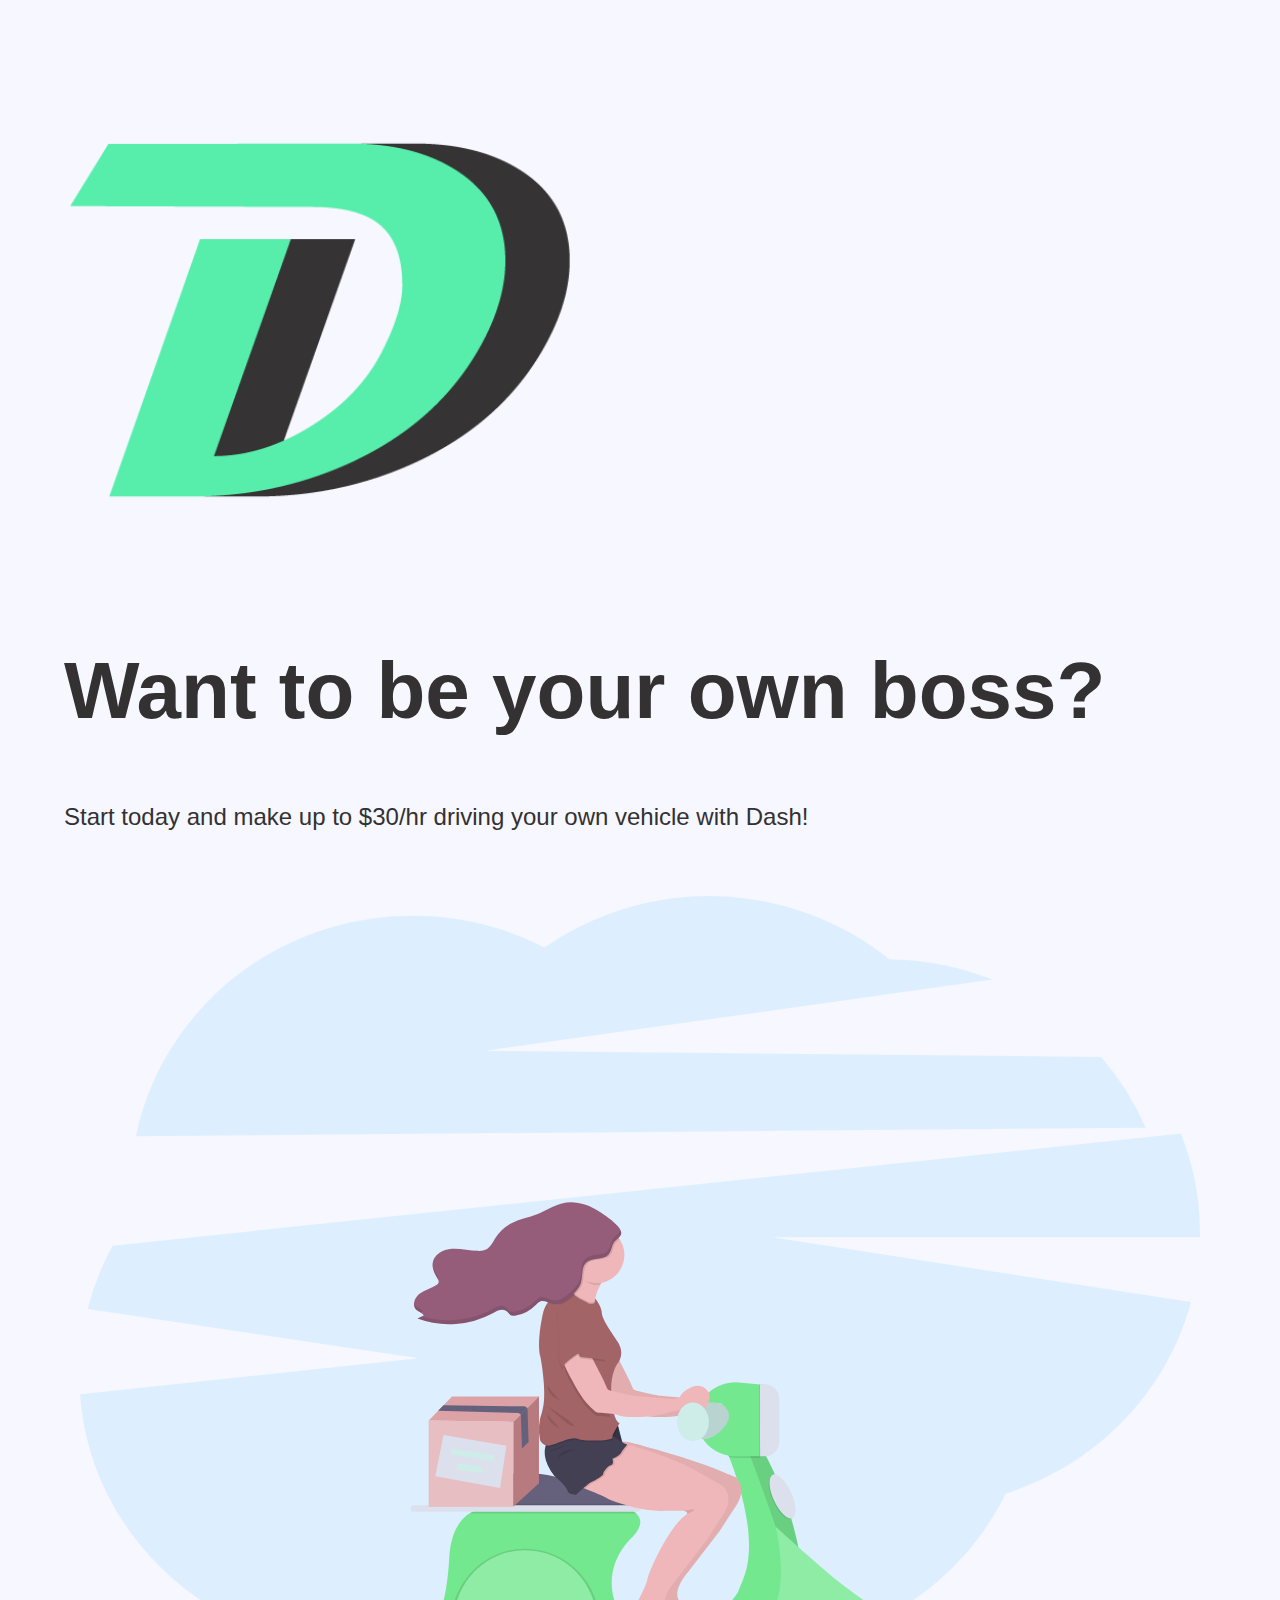
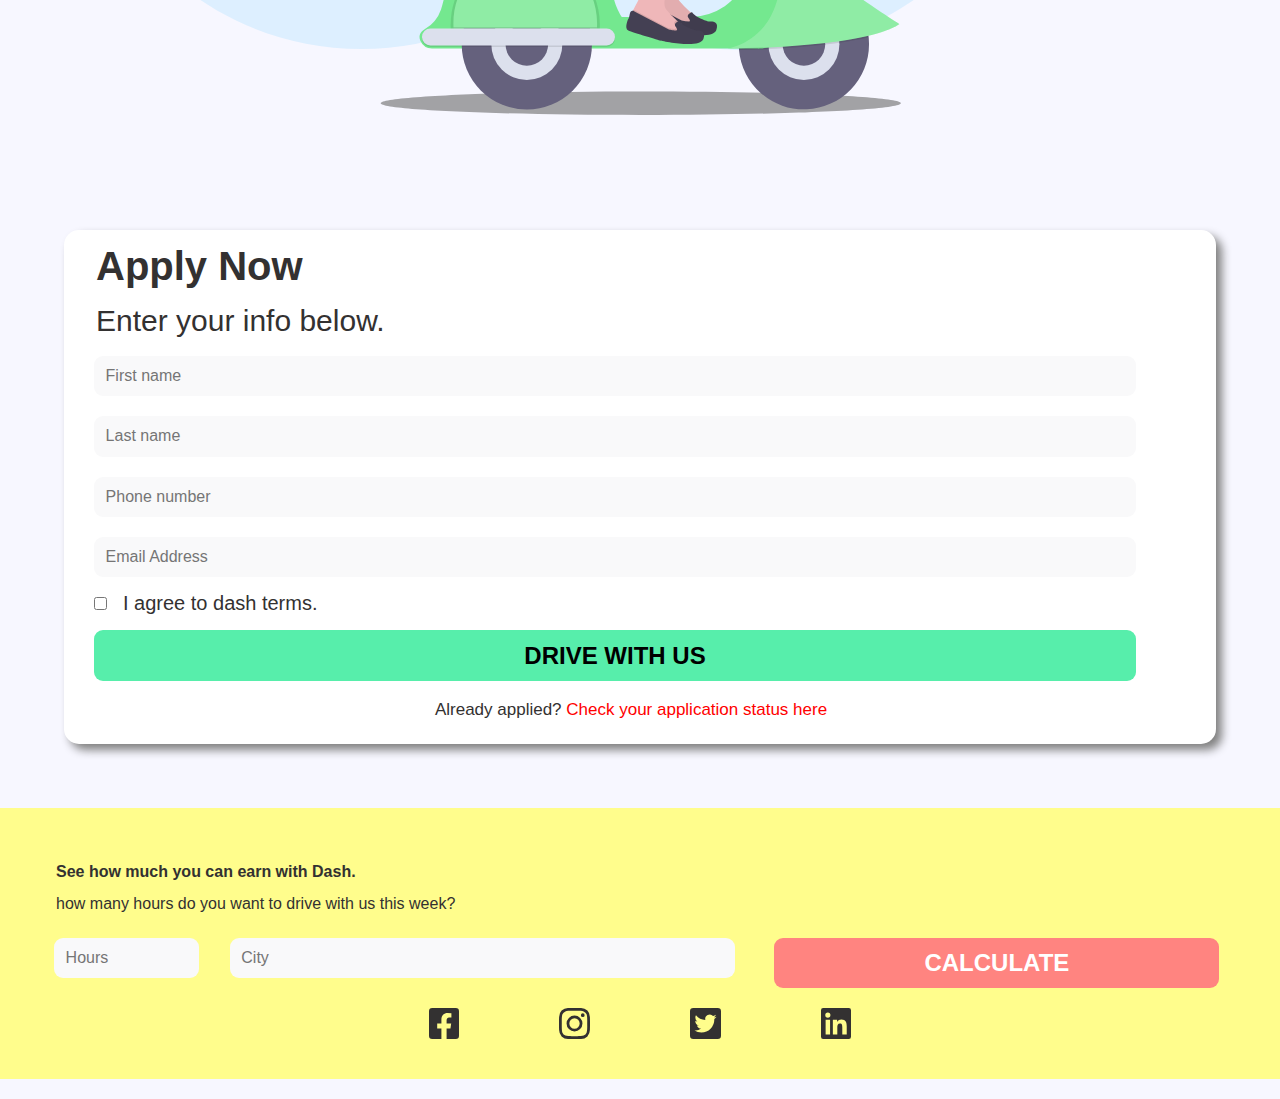
<file: index.html>
<!DOCTYPE html>
<html lang="zxx">

<head>
	<title>Landing Page</title>
	<!-- ... link css and reset files ....-->
	<link rel="stylesheet" href="css/reset.css">
	<link rel="stylesheet" href="css/style.css">
	<meta name="viewport" content="width=device-width, initial-scale=1.0">
</head>

<body>
	<!-- .... Creates the logo  ....-->
	<div class="logo">
		<img src="images/logo/logo.png" alt="logo">
	</div>
	<!-- .... creates heading and paragraph ..... -->
	<div class="wrapper">
		<div class="text">
			<h1>Want to be your own boss?</h1>
			<p>Start today and make up to $30/hr driving your own vehicle with Dash!</p>
		</div>
		<!-- .... for the image of girl with scooter ..... -->
		<div class="back_image">
			<img src="images/bg-image/scooter.svg" alt="scootergirl">
		</div>
		<!-- .... creates contact form ...... -->
		<div class="form">
			<form>
				<fieldset>
					<legend>Apply Now</legend>
					<p> Enter your info below.</p>
				</fieldset>

				<fieldset>
					<input type="text" id="fname" name="firstname" placeholder="First name">
				</fieldset>

				<fieldset>
					<input type="text" id="lname" name="lastname" placeholder="Last name">
				</fieldset>

				<fieldset>
					<input type="text" id="phone" name="phone" placeholder="Phone number">
				</fieldset>

				<fieldset>
					<input type="text" id="email" name="email" placeholder="Email Address">
				</fieldset>

				<fieldset class="checkbox">
					<input type="checkbox" id="checkbox" name="checkbox" value="checkbox">
					<label for="checkbox"> I agree to dash terms.</label><br>
				</fieldset>

				<fieldset>
					<input type="submit" id="submit" value="DRIVE WITH US">
				</fieldset>

				<div class="contain">
					<fieldset>
						<p>Already applied?
							<a href="">Check your application status here</a></p>
						</fieldset>
					</div>
				</form>
			</div>
		</div>

		<!-- creates footer ..... -->
		<div class="footer">
			<footer>

				<h4>See how much you can earn with Dash.</h4>
				<p>how many hours do you want to drive with us this week?</p>
			</footer>

			<!-- ... creates hours and city boxes .... -->
			<div class="form1">
				<div class="footer_form">
					<!-- ... for hour field .... -->
					<fieldset>
						<input type="text" id="hours" name="hours" placeholder="Hours">
					</fieldset>

					<!-- ... for city field .... -->
					<fieldset>
						<input type="text" id="city" name="city" placeholder="City">
					</fieldset>
				</div>
				<!-- ... for calculate button ..... -->
				<fieldset>
					<input type="submit" id="calculate" value="CALCULATE">
				</fieldset>
			</div>

			<!-- ... creates social media icons..... -->
			<div class="footer_images">
				<img src="images/icons/facebook.svg" alt="facebook">
				<img src="images/icons/instagram.svg" alt="instagram">
				<img src="images/icons/twitter.svg" alt="twitter">
				<img src="images/icons/linkedin.svg" alt="linkedin">
			</div>
		</div>
	</body>
	</html>
</file>
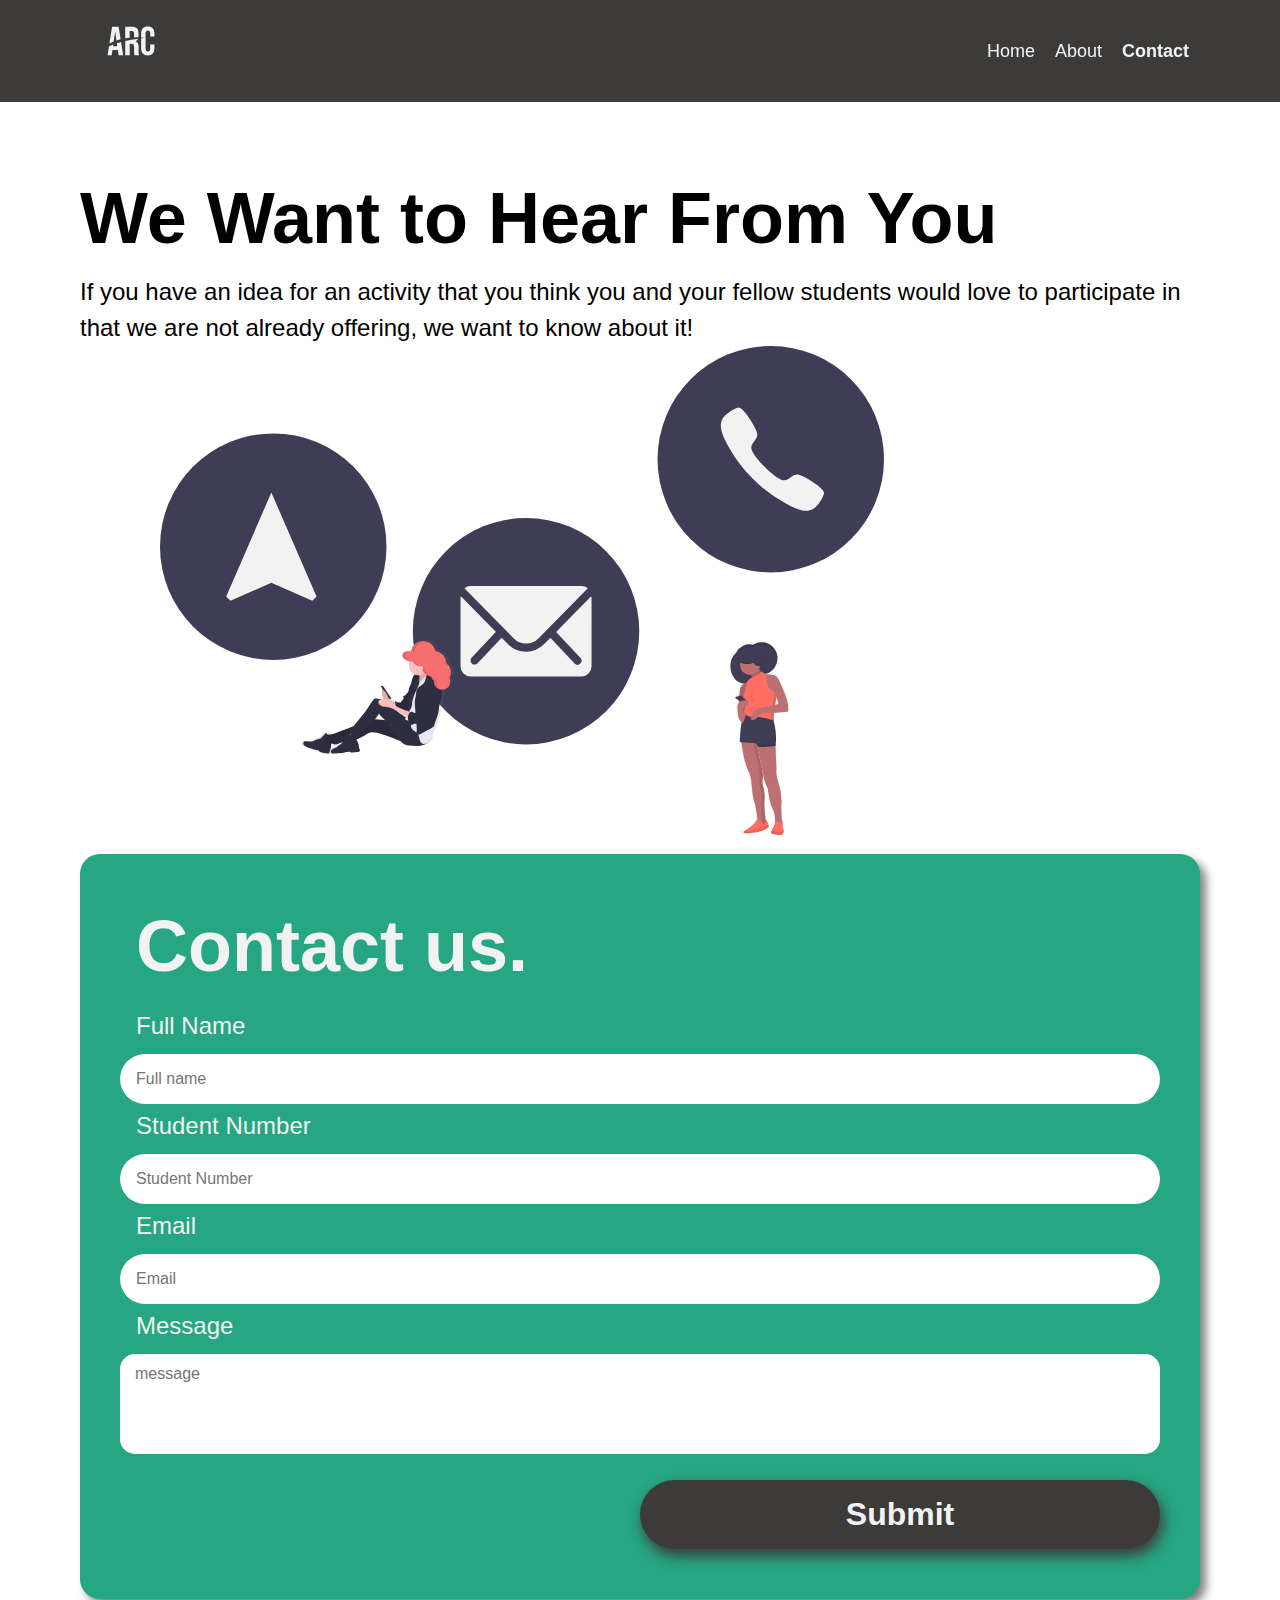
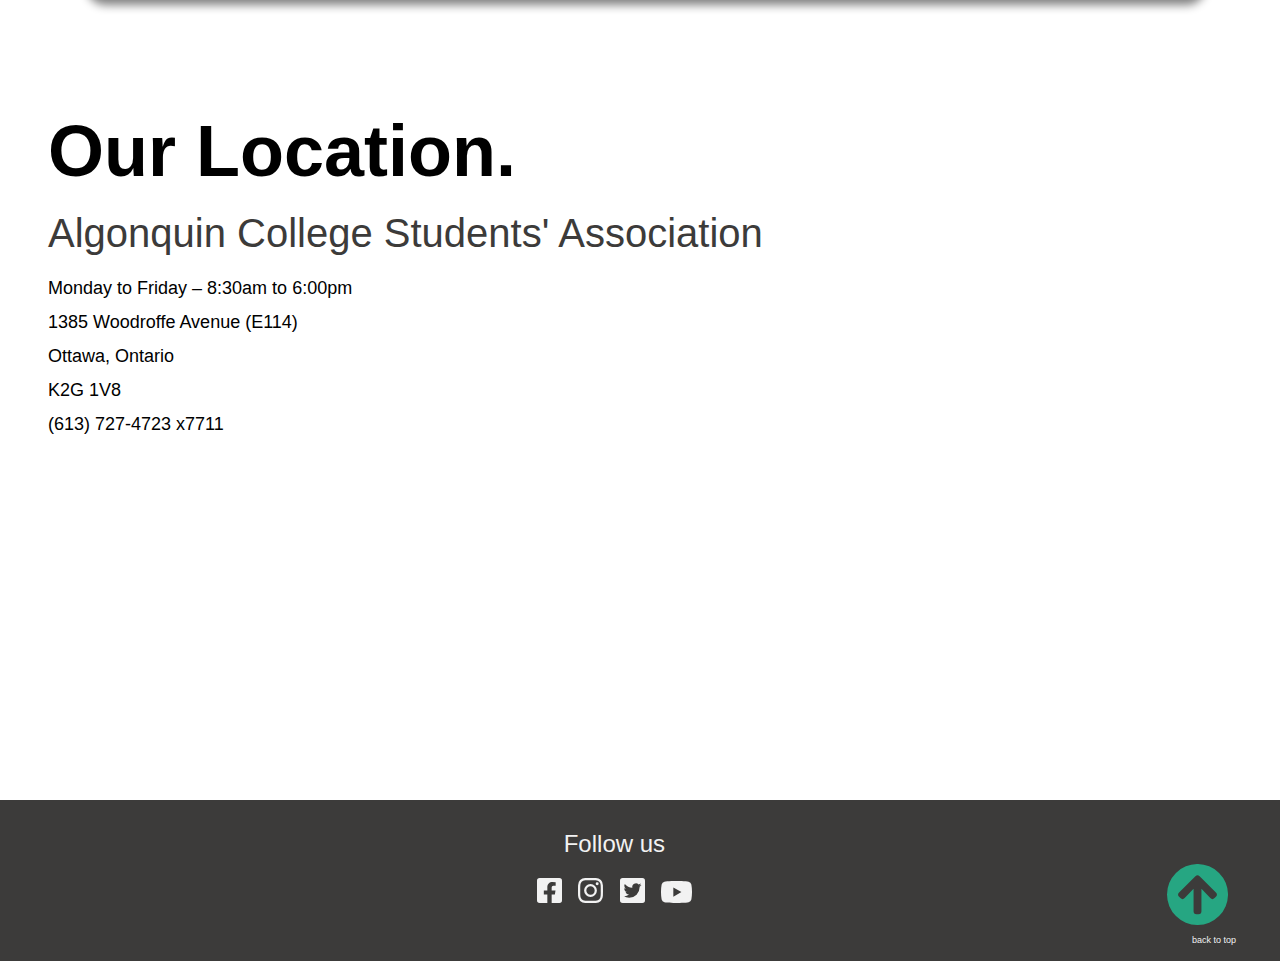
<file: prototype/contact.html>
<!DOCTYPE html>
<html>
<html lang="en">

<head>
	<title>ARC Website</title>
	<!-- ... link css and reset file ....-->
	<link rel="stylesheet" href="css/reset.css">
	<link rel="stylesheet" href="css/style.css">
	<meta name="viewport" content="width=device-width, initial-scale=1.0">
</head>
<body>
	<!-- .... for nav bar ..... -->
	<div class="navbar">
		<img src="images/logo.svg" alt="logo" id="special">
		<div class="pagelink" id="spin">
			<a href="index.html">Home</a>
			<a href="about.html">About</a>
			<a class="active" href="contact.html">Contact</a>
		</div>
	</div>
	<!-- .... for content ..... -->
	<div class="info3">
		<div class="contact1">
			<div class="contact11">
				<div class="content21">
					<h1>We Want to Hear From You</h1>
					<p>If you have an idea for an activity that you think you and your fellow students would love to participate in that we are not already offering, we want to know about it!</p>
				</div>
				<!-- for contact image ...... -->
				<div class="image31">
					<img src="images/contact-img.svg" alt="contact">
				</div>
			</div>
			<div class="contact12">
				<!-- .... creates contact form ...... -->
				<div class="form">
					<form>
						<fieldset>
							<legend>Contact us.</legend>					
						</fieldset>

						<fieldset>
							<label for="fname">Full Name</label>
							<input type="text" id="fname" name="Fullname" placeholder="Full name">
						</fieldset>

						<fieldset>
							<label for="studentnumber">Student Number</label>
							<input type="text" id="studentnumber" name="Student Number" placeholder="Student Number">
						</fieldset>

						<fieldset>
							<label for="email">Email</label>
							<input type="text" id="email" name="Email" placeholder="Email">
						</fieldset>

						<fieldset>
							<label for="message">Message</label>
							<input type="text" id="message" name="Message" placeholder="message">
						</fieldset>				

						<fieldset>
							<input type="submit" id="submit" value="Submit">
						</fieldset>
					</form>
				</div>
			</div>
		</div>
	</div>

	<div class="contact2">
		<div class="contact21">
			<!-- ... for deatil of the college ..... -->
			<div class="content22">
				<h1>Our Location.</h1>
				<h2>Algonquin College Students' Association</h2>
				<h3>Monday to Friday – 8:30am to 6:00pm</h3>
				<h3>1385 Woodroffe Avenue (E114)</h3>
				<h3>Ottawa, Ontario</h3>
				<h3>K2G 1V8</h3>
				<h3>(613) 727-4723 x7711</h3>
			</div>
		</div>
		<div class="contact22">
			<!-- .... for map ..... -->
			<div class="image32">
				<iframe src="https://www.google.com/maps/embed?pb=!1m18!1m12!1m3!1d2803.950861645316!2d-75.75839808444638!3d45.34980417909967!2m3!1f0!2f0!3f0!3m2!1i1024!2i768!4f13.1!3m3!1m2!1s0x4cce071f17e68ba5%3A0xd53c37d8ec33d850!2sAlgonquin%20Students&#39;%20Association!5e0!3m2!1sen!2sca!4v1594454298105!5m2!1sen!2sca" width="600" height="450" frameborder="0" style="border:0;" allowfullscreen="" aria-hidden="false" tabindex="0"></iframe>
			</div>
		</div>
	</div>

</div>

<!-- .... for footer ...... -->
<div class="footer3">
	<footer>
		<div class="content4">
			<p>Follow us</p>
			<img src="icons/facebook.svg" alt="facebook">
			<img src="icons/instagram.svg" alt="instagram">
			<img src="icons/twitter.svg" alt="twitter">
			<img src="icons/youtube.svg" alt="youtube">
		</div>
		<div class="content5">
			<figure>
				<picture>
					<source srcset="icons/arrow.svg" media="(min-width: 768px)">
						<img src="icons/arrow.svg" alt="arrow" id="grow">
					</picture>
					<figcaption>back to top</figcaption>
				</figure>
			</div>
		</footer>
	</div>

</body>
</html>
</file>
<file: css/style.css>
/*.........................     Mobile view as defalut     ....................*/

* {
	box-sizing: border-box;
}
/*...... put background color and font-family .......*/
body{
	background-color: #F7F7FF;
	color: #333131;
	font-family: Montserrat, sans-serif, arial;
}
/*....... for the logo ....*/
.logo img {
	width: 50%;
	height: auto;
	margin: 32px;
}
/*..... for heading ......*/
.text h1{
	font-size: 60px;
	font-weight: bold;
	line-height: 1.2;
	margin: 32px;

}
/*...... for contain .....*/
.text p{
	font-size: 24px;
	text-decoration: none;
	line-height: 1.2;
	margin: 32px;

}
/*...... for image of scooter girl .......*/
.back_image img {
	max-width: 100%;
	height: auto;
	padding: 0 2rem 1rem 2rem;
}
/*....... for contact form .......*/
.form {
	background-color: white;
	padding: 1rem;
	border-radius: 15px;
	box-shadow: 6px 6px 10px grey;
	margin: 2rem;
}

/*....... for heaidng of contatc form ......*/
.form legend {
	font-size: 40px;
	font-weight: bold;
	margin: 10px;
}
/*...... for paragraph of contact form .....*/
.form p {
	font-size: 16px;
	margin: 10px;
	/*margin-top: 7px;
	margin-bottom: 7px;*/
}
/*..... for input fields ......*/
input {
	background-color: #F9F9FA;
	border: #F9F9FA;
	font-size: 16px;
	border-radius: 9px;
	padding: 0.7rem;
	margin: 10px;

}

/*..... give width 100% to all input fields .......*/
#fname, #lname, #phone, #email, #submit {
	width: 95%;
}

/*.... for drive with us button .......*/

#submit {
	background-color: #57eeab;
	font-size: 24px;
	font-weight: bold;
	width: 95%;
}
/*....... for a link ......*/
.form a {
	color: red;
	text-decoration: none;
}
/*..... for footer ......*/
.footer {
	background-color: #fffd8c;
	margin-top: 50px;
	padding: 2.5rem;
	margin-bottom: 20px;
}
/*... for footer heading text ......*/
.footer h4 {
	font-size: 16px;
	font-weight: bold;
	margin: 1rem;

}
/*...... for footer contain .......*/
.footer p {
	font-size: 16px;
	margin: 1rem;
}
/*..... for calculate button .....*/
#calculate {
	background-color: #ff8480;
	font-size: 24px;
	font-weight: bold;
	color: white;
	margin-bottom: 20px;
	width: 100%;
}
/*...... for hours and city boxes .......*/
.footer_form {
	display: grid;
	grid-template-columns: 25% 75%;
	font-size: 16px;

}
/*.... for space between hours and city boxes .......*/
input#city {
	margin-left: 5%;
}

.footer_form #hours {
	width: 90%;
}

.footer_form #city {
	width: 100%;
}
/*.... for social media icons .......*/
.footer_images {
	display: flex;
	justify-content: space-around;
	margin-right: 10px;
	margin-left: 10px;

}

/*........................................ styling for tablet view   .......................................*/

@media (min-width: 768px)
{
	/*... for logo .....*/
	.logo img {
		width: 40%;
		margin: 64px;
	}
	/*..... for heading ....*/
	.text h1{
		font-size: 80px;
		margin: 64px;
		margin-top: 0;
	}
	/*...... for paragraph ....*/
	.text p{
		margin: 64px;
	}
	/*......... for scooter girl image .....*/
	.back_image img {
		padding-left: 5rem;
		padding-right: 5rem;
		margin-bottom: 2rem;
	}
	/*...... for contact form ......*/
	.form {
		margin: 4rem;
		padding-right: 2.5rem;
	}

	.form legend {
		margin-left: 1rem;
		margin-top: 1rem;
	}

	.form p {
		font-size: 30px;
		margin-left: 1rem;
	}
	/* ...... for input field ......*/
	input {
		margin-left: 0.9rem;
	}
	/*.... for checkbox ......*/
	.form .checkbox {
		font-size: 20px;
	}

	/*... to put contain in center ....*/
	.contain p{
		margin-left: 1rem;
		font-size: 17px;
		text-align: center;
	}
	/*..... display hours, city and calculate button in one line ....*/
	.form1 {
		display: grid;
		grid-template-columns: 60% 40% 70%;
	}

	.form1 fieldset {
		margin-right: 35px;
	}
	/*... creates space between hours and city field .....*/
	input#city {
		margin-left: 2%;
	}

	.footer_form #hours {
		width: 100%;
	}

	.footer_form #city {
		width: 100%;
	}

	.footer_images {
		display: flex;
		justify-content: center;
	}
	/*..... gives margin to social media icons .....*/
	.footer_images img {
		margin: 0px 50px 0px 50px;
	}
}

/*........................................ styling for Desktop view ..........................................*/

@media (min-width: 1281px)
{
	/*... for logo ....*/
	.logo img {
		width: 10%;
		margin-left: 7rem;
	}
	/*....  for heading ....*/
	.text h1 {
		font-size: 60px;
		margin-left: 7rem;
		width: 100%;
		margin-top: 0px;
	}
	/*.... for paragraph ......*/
	.text p{
		margin-left: 7rem;
		width: 100%;
	}
	/*..... put all three thing in one line ......*/
	.wrapper{
		display: grid;
		grid-template-columns: 30% 40% 30%;
	}
	/*..... for scooter girl image .......*/
	.back_image img{
		position: absolute;
		height: 70%;
		z-index: 1;
		padding: 0;
		margin-bottom: 0;
		padding-right: 100px;
	}
	/*....... for contact form .....*/
	.form {
		width: 20rem;
		z-index: 2;
		margin-top: 1.5rem;
		/* margin-right: 15rem; */
		margin-left: 0px;
		padding-bottom: 4rem;
	}
	/*.... gives margin to h4 tag ....*/
	.footer h4 {
		margin-left: 7rem;
	}
	/*.... gives margin to p tag */
	.footer p {
		margin-left: 7rem;
	}
	/*..... display hours, city and calculate button in one line ....*/
	.form1 {
		display: grid;
		grid-template-columns: 35% 30% 35%;
		margin-left: 6rem;
	}

	input#hours {
		width: 100%;
	}
	/*.... for social media image ....*/
	.footer_images {
		display: flex;
		justify-content: flex-end;
	}

	.footer_images img {
		margin-right: 1rem;
		margin-bottom: 0px;
	}
}
</file>
<file: prototype/css/style.css>
/*.................................  Mobile view as defualt ......................................................*/
/*............................ for the Home Page ....................................*/
* {
	box-sizing: border-box;
}

body {
	font-family: 'Raleway', sans-serif;
	overflow-x: hidden;
}
/*.... design navbar......*/
.navbar {
	background-color: #3c3b3a;
	display: flex;
	flex-direction: column;
	align-items: center;
	padding: 22px;
	margin: 0;
	
}

/*..... give properties to logo....*/
.navbar img {
	max-width: 100px;
	height: auto;
}

#special {
	transform: translateY(-10px) rotateZ(3turn) scale(0.5) rotateY(2turn);
	transition: 0.6s;
}

/*.... for pagelinks .....*/
.pagelink a {
	font-size: 18px;
	color: #f2f2f2;
	text-decoration: none;
	display: block;
	padding: 10px;
}
/*... animation for pagelinks*/
#spin {
	transform: rotateY(2turn);
	transition: 0.6s;
}

/*.... to make active page bold ......*/
.pagelink a.active {
	font-weight: bold;
}

/*.... give padding to info ......*/
.info {
	padding: 40px;
}

/*..... give properties to h1 tag......*/
.info h1 {
	font-size: 40px;
	font-weight: bold;

}

/*...... give properties to p tag......*/
.info p {
	font-size: 20px;
	margin-top: 10px;
	line-height: 1.5;
}

/*...... for icons ......*/
.icons {
	display: grid;
	grid-template-columns: repeat(2, 1fr);
	
}


/*..... for icons images ....*/
.icons img {
	width: 30%;
	margin: 15px 50px 10px 50px;
}

/*..... for figcaption .....*/
.icons figcaption{
	text-align: center;
	color: #26A682;
	width: 100%;
	height: auto;
	margin: 0 0 10px 0;
}

/*.... for get started button .....*/
.button button {
	background-color: #26a682;
	border-radius: 50px;
	width: 100%;
	color: #f2f2f2;
	font-size: 32px;
	font-weight: bold;
	box-shadow: 5px 10px 18px #888888;
	text-align: center;
	border: none;
	margin-top: 1rem;
}

/*.... for girl image .....*/
.image2 img {
	max-width: 100%;
	height: auto;
	margin-top: 2rem;
}
.scroll {
	display: none;
}
/*..... for school image .....*/
.image3 img {
	max-width: 100%;
	height: auto;
}

/*...... for content.....*/
.content h1 {
	font-size: 32px;
	font-style: italic;
}

.content h2 {
	font-size: 24px;
	color: #26a682;
	margin-top: 5px;
	font-weight: 100;
}

.content p {
	line-height: 1.5;
	font-weight: 100;
}

/*.... for learn more button......*/
.content button {
	border-radius: 50px;
	background-color: #26A682;
	text-align: center;
	font-weight: bold;
	color: #F2F2F2;
	font-size: 20px;
	box-shadow: 5px 10px 18px #888888;
	margin-top: 1.5rem;
	margin-left: 160px;
	padding: 0.5rem;
	border: none;
	width: 50%;
}
/*..... for contenter2 .......*/
.content2 .image4 {
	background-color: #3c3b3a;	
	padding: 40px;
	display: flex;
	flex-direction: column;
	align-items: center;
}
/*....... for simon image.....*/
.image4 img {
	max-width: 50%;
	width: auto;
	border-radius: 50%;
	border: 5px solid #f2f2f2;
	margin-top: 1rem;
}
/*..... for tags for name and position ......*/
.image4 h1, h2 {
	font-size: 24px;
	color: #f2f2f2;
	margin-top: 10px;
	font-weight: bold;
}
/*..... for p tag ....*/
.image4 p {
	font-size: 16px;
	line-height: 1.5;
	color: #f2f2f2;
	margin-top: 1rem;
}

/*..... for entertainment image ......*/
.image5 img {
	max-width: 100%;
	height: auto;
}
/*.. for h1 tag ......*/
.content3 h1 {
	font-size: 32px;
	font-style: italic;
}
/*...... for h2n tag .....*/
.content3 h2 {
	font-size: 24px;
	color: #26a682;
	margin-top: 5px;
	font-weight: 100;
}
/*..... for p tag ......*/
.content3 p {
	line-height: 1.5;
}
/*....... for learn more button  .....*/
.content3 button {
	border-radius: 50px;
	background-color: #26A682;
	text-align: center;
	font-weight: bold;
	color: #F2F2F2;
	font-size: 20px;
	box-shadow: 5px 10px 18px #888888;
	margin-top: 1.5rem;
	margin-left: 160px;
	padding: 0.5rem;
	border: none;
	width: 50%;
}
/*.... for footer ......*/
footer {
	background-color: #3c3b3a;
	margin-top: 1rem;
	padding: 1rem;
	margin-bottom: 0;
	display: grid;
	grid-template-columns: 80% 20%;
}
/*... for follow us .....*/
footer p {
	font-size: 24px;
	color: #f2f2f2;
	margin-top: 1rem;
	margin-bottom: 1rem;
}
/*..... to make text align center .....*/
.content4 {
	text-align: center;
}
/*....... for icons......*/
.content4 img {
	padding: 6px;
}
/*..... for arrow ......*/
.content5 img {
	margin-top: 1rem;
	max-width: 100%;
	height: auto;	
}
/*.... animation for arrow ....*/
#grow {
	transform: scale(1);
	transition: 0.3s;
}
/*.... for figcaption ......*/
.content5 figcaption {
	color: #f2f2f2;
	font-size: 9px;
	margin-top: 0.5rem;
}


/*.........................................for about page ...............................*/
/*.... give padding to whole page  ....*/

.info2 {
	padding: 40px;
}
/*.... for h1 tag .....*/
.content11 h1 {
	font-size: 40px;
	font-weight: bold;
	margin-bottom: 1rem;
}
/*..... for p tag .....*/
.content11 p {
	font-size: 20px;
	line-height: 1.5;
	margin-bottom: 1rem;
}

.content11 p .para {
	font-size: 20px;
	line-height: 1.5;

}

/*..... for construction image ....*/
.image11 img {
	max-width: 100%;
	height: auto;
}

/*... for background color of image ....*/
.image12 {
	background-color: #26a682;
	text-align: center;
	position: relative;
}

/*.... for about image ....*/
.image12 img {
	max-width: 100%;
	height: auto;
	object-fit: cover;
	opacity: 0.50;
}

.backcolor {
	background-color: #F2F2F2;
}

/*.... text on image .....*/
.aimage {	
	position: absolute;
	transform: translate(-50%, -50%);
	left: 50%;
	top: 50%;
	color: #f2f2f2;
	font-size: 50px;
	font-weight: bold;
}

/*..... for content start with who .....*/
.content12 h1 {
	font-size: 32px;
	font-weight: bold;
	font-style: italic;
}

.content12 p {
	font-size: 16px;
	line-height: 2.5;
	margin-top: 1rem;
}

/*.... for content start with what .....*/

.content13 h1 {
	font-size: 32px;
	font-weight: bold;
	font-style: italic;
	margin-top: 1rem;
}

.content13 p {
	font-size: 16px;
	line-height: 2.5;
	margin-top: 1rem;
}

/*..... for content start with where .....*/

.content14 h1 {
	font-size: 32px;
	font-weight: bold;
	font-style: italic;
	margin-top: 1rem;
}

.content14 p {
	font-size: 16px;
	line-height: 2.5;
	margin-top: 1rem;
}

/*..... for service image .....*/
.image13 {
	background-color: #26a682;
	text-align: center;
	position: relative;
}
/*.... for service image ....*/
.image13 img {
	max-width: 100%;
	height: auto;
	object-fit: cover;
	opacity: 0.5;
}
/*.... to put text on image .....*/
.services {	
	position: absolute;
	transform: translate(-50%, -50%);
	left: 50%;
	top: 50%;
	color: #f2f2f2;
	font-size: 50px;
	font-weight: bold;
}
/*.... to hide bar image ....*/
.barimage img {
	display: none;
}
/*..... for content start with need a break ......*/
.content15 h1 {
	font-size: 32px;
	font-weight: bold;
}
/*.... for h2 tag .....*/
.content15 h2 {
	font-size: 24px;
	color: #26a682;
	margin-top: 1rem;
	font-weight: 100;
}
/*... for p tag .....*/
.content15 p {
	font-size: 15px;
	line-height: 2.5;
	margin-top: 1rem;
}
/*..... gives padding to content16 ....*/
.content16 {
	padding: 40px;
}

/*..... h1 tag for content16 ........ */
.content16 h1 {
	font-size: 32px;
	font-weight: bold;
}

/*..... h2 tag for content16 ......*/
.content16 h2 {
	font-size: 24px;
	color: #26a682;
	margin-top: 1rem;
	font-weight: 100;
}

/*..... p tag for content16 .....*/
.content16 p {
	font-size: 15px;
	line-height: 2.5;
	margin-top: 1rem;
}
/*... to hide bowling image .....*/
.bowling img {
	display: none;
}

/*.... gives background color to content17 .....*/
.content17 {
	background-color: #3C3B3A;
}
/*....... h1 tag for content17  .......*/
.content17 h1 {
	font-size: 18px;
	text-align: center;
	padding: 1rem;
	color: #f2f2f2;
	padding-top: 1.5rem;
}

/*...... for subscribe button ......*/
.content17 button {
	font-size: 20px;
	color: #f2f2f2;
	border-radius: 50px;
	max-width: 100%;
	padding: 0.7rem;
	margin: 0.5rem 0.5rem 1rem 15rem;
	background-color: #26a682;
	text-decoration: none;
	font-weight: bold;
	border: none;
}

/*..... h1 tag for content18 ........ */
.content18 h1 {
	font-size: 32px;
	font-weight: bold;
}

/*..... h2 tag for content18 ......*/
.content18 h2 {
	font-size: 24px;
	color: #26a682;
	margin-top: 1rem;
	font-weight: 100;
}

/*..... p tag for content18 .....*/
.content18 p {
	font-size: 15px;
	line-height: 2.5;
	margin-top: 1rem;
}
/*.... to hide fitness image ....*/
.fitness img {
	display: none;
}

/*..... for padding ....*/
.content19 {
	padding: 40px;
}

/*...... h1 tag for content19 ......*/
.content19 h1 {
	font-size: 32px;
	font-weight: bold;
}
/*..... h2 tag for content19 ....*/
.content19 h2 {
	font-size: 24px;
	margin-top: 1rem;
	color: #26a682;
	font-weight: 100;
}
/*..... p tag for content18 .....*/
.content19 p {
	font-size: 15px;
	line-height: 2.5;
	margin-top: 1rem;
	font-weight: 100;
}

/*..... h1 tag for content20 .....*/
.content20 h1 {
	font-size: 56px;
	font-weight: bold;
	text-align: center;
}
/*.... to hide climbing image .....*/
.climbing img {
	display: none;
}
/*.... for college image ....*/
.content20 img {
	max-width: 100%;
	height: auto;
	margin-top: 3rem;
	margin-bottom: 3rem; 
}
/*... for iconimages ....*/
.about_image {
	padding: 2rem 9rem;
}
.i1, .i2, .i3, .i4 {
	width: 100%;
}
.i4 {
	padding: 1rem 2rem;
}


/*........................................ for contact page .....................................*/
/*... give padding everywhere .....*/
.info3 {
	padding: 40px;
}

/*........ h1 tag for content21 .....*/
.content21 h1 {
	font-size: 50px;
	font-weight: bold;
}

/*........ p tag for content21 ......*/
.content21 p {
	font-size: 20px;
	line-height: 1.5;
	margin-top: 1rem;
}

/*..... for contact image .....*/
.image31 img {
	max-width: 100%;
	height: auto;
}

/*.... for contact form .....*/
.form {
	background-color: #26a682;
	border-radius: 20px;
	padding: 1.5rem;
	max-width: 100%;
	height: auto;
	margin-top: 1rem;
	box-shadow: 6px 6px 10px grey;
}
/*.... for legend .....*/
fieldset legend {
	font-size: 40px;
	font-weight: bold;
	margin-top: 1rem;
	margin-bottom: 1rem;
	color: #f2f2f2;
}
/*.... for lables ......*/
fieldset label {
	color: #F2F2F2;
	font-size: 18px;
}
/*..... for all inputs ......*/
fieldset input {
	width: 100%;
	margin: 10px;
	margin-right: 0;
	margin-left: 0;
	color: #3c3b3a;
	font-size: 16px;
	border-radius: 20px;
	padding: 0.7rem;
	border: none;

}
/*.... give height to message field .....*/
fieldset #message {
	height: 100px;
	padding: 10px 20px 70px 15px;
}

/*..... for submit button ......*/
fieldset #submit {
	background-color: #3c3b3a;
	color: #f2f2f2;
	font-size: 32px;
	font-weight: bold;
	text-align: center;
	border-radius: 30px;
	box-shadow: 2px 2px 5px #3c3b3a;
	border: none;
}
.content22 {
	padding: 3rem;

}

/*..... h1 tag for content22 .....*/
.content22 h1 {
	font-size: 40px;
	font-weight: bold;
	margin-top: 3rem;
}

/*.... h2 tag for content ....*/
.content22 h2 {
	font-size: 24px;
	line-height: 1.5;
	margin-top: 1rem;
	color: #3c3b3a;
	font-weight: 100;
}

/*.... h3 tags for content22 .....*/
.content22 h3 {
	font-size: 16px;
	line-height: 1;
	margin-top: 1rem;
}

/*.... for map .....*/
.image32 iframe {
	max-width: 100%;
	height: auto;
	margin: 0;
	padding: 0; 
}

.footer3 footer{
	margin: 0;
	padding: 0;
}

/*...................................... for tablet view ......................................................*/

@media (min-width: 768px) {
	/*.............................. for index.html ....................................*/
	/*.... for navbar .......*/
	.navbar {
		display: flex;
		flex-direction: row;
		justify-content: space-between;
		align-items: center;
		padding: 1px;
		margin: 0;		
	}

	/*..... for logo .....*/
	.navbar img {
		margin-left: 80px;
	}

	/*..... for pagelinks .......*/
	.pagelink {
		display: flex;
		align-items: flex-end;		
		margin-right: 80px;
	}
	/*.... for padding .....*/
	.info {
		padding: 80px 80px 20px 80px;
	}
	/*.......... h1 tag for info ..... */
	.info h1 {
		font-size: 72px;
		font-weight: bold;
	}
	/*...... give properties to p tag......*/
	.info p {
		font-size: 24px;
		margin-top: 20px;
		line-height: 1.5;
	}

	/*...... for icons ......*/
	.icons {
		grid-template-columns: repeat(4, 1fr);
	}

	/*.... for get start button ......*/
	.button button {
		width: 50%;
		margin-right: 170px;
		margin-left: 170px;
		padding: 0.5rem;
	}

	/*.... for girl image .....*/
	.image2 img {
		padding: 10px 150px;
	}
	/*.... to display scroll arrow ......*/
	.scroll  {
		display: block;
		margin: 40px 280px 0 280px;
		padding-bottom: 0;
	}
	/*.... for arrow .....*/
	.scroll img {
		transform: rotate(180deg);
	}
	/*..... for figcaption .......*/
	.scroll figcaption {
		transform: translate(-0px, -73px);
		font-size: 16px;
	}
	/*... to remove top margin .....*/
	.image3 img {
		padding-top: 0;
		width: 100%;
		height: 500px;
		object-fit: cover;
	}
	.content h1 {
		font-size: 40px;
	}

	.content h2 {
		font-size: 32px;
		margin-top: 15px;
	}

	.content p {
		font-size: 18px;
		line-height: 2;
	}

	/*.... for learn more button......*/
	.content button {
		font-size: 27px;
		width: 40%;
		margin-left: 60%;
	}
	/*..... for display in row .....*/
	.home331 {
		display: grid;
		grid-template-columns: 35% 65%;
		padding: 0;
		margin:0;

	}
	.home31 {
		padding: 0;
		margin:0;

	}
	/*... to give image height .....*/
	.image4 img {
		max-width: 100%;
		height: auto;
	}
	/*.... for h1 tag .....*/
	.image4 h1 {
		font-size: 24px;
		margin-top: 3rem;
	}
	/*.... for h2 tag .....*/
	.image4 h2 {
		font-size: 24px;
		margin-top: 1rem;
	}
	/*.... for para .....*/
	.image4 p {
		font-size: 24px;
	}
	/*.... zoom the image ....*/
	.image5 img {
		width: 100%;
		height: 500px;
		object-fit: cover;
	}
	/*.. for h1 tag ......*/
	.content3 h1 {
		font-size: 40px;
	}
	/*...... for h2n tag .....*/
	.content3 h2 {
		font-size: 32px;
		margin-top: 15px;
	}
	/*..... for p tag ......*/
	.content3 p {
		font-size: 18px;
		font-weight: 100;
		line-height: 2;
	}
	/*....... for learn more button  .....*/
	.content3 button {
		font-size: 27px;
		width: 40%;
		margin-left: 60%;
	}
	/*..... for footer ....*/
	footer {
		padding: 0.3rem;
	}
	.content4 {
		text-align: center;
		margin-left: 20%;
		padding: 1rem;
	}

	/*..... for gototop arrow ....*/
	.content5 img {
		width: 30%;
		margin-top: 3rem;
		margin-right: 1rem;
	}
	/*.... for arrow ....*/
	.content5 {
		margin-right: 20px;
		text-align: right;
		padding: 1rem;
	}
	/*.... for figcaption .....*/
	.content5 figcaption {
		margin-right: 0.5rem;
	}

	/*.................................. for about page ....................*/
	/*... for padding ....*/
	.info2 {
		padding: 80px 80px 20px 80px;
	}
	/*.......... h1 tag for info ..... */
	.info2 h1 {
		font-size: 72px;
		font-weight: bold;
	}

	/*...... give properties to p tag......*/
	.info2 p {
		font-size: 24px;
		margin-top: 20px;
		line-height: 1.5;
	}
	/*... to zoom construction image .....*/
	.image11 img {
		padding-bottom: 0;
	}
	/*.... for about image .....*/
	.image12 img {
		width: 100%;
		height: 300px;
		object-fit: cover;
	}
	/*.... text on image ....*/
	.aimage {
		font-size: 56px;
		font-weight: bold;
	}
	/*... for h1 tag ....*/
	.content12 h1 {
		font-size: 40px;
	}
	/*... for para .....*/
	.content12 p {
		font-size: 18px;
		line-height: 2.5;
	}
	/*... for h1 tag ....*/
	.content13 h1 {
		font-size: 40px;
	}
	/*... for para .....*/
	.content13 p {
		font-size: 18px;
		line-height: 2.5;
	}
	/*... for h1 tag ....*/
	.content14 h1 {
		font-size: 40px;
	}
	/*... for para .....*/
	.content14 p {
		font-size: 18px;
		line-height: 2.5;
	}
	/*.... for service image ....*/
	.image13 img {
		width: 100%;
		height: 300px;
		object-fit: cover;
	}
	/*... text on image ....*/
	.services {
		font-size: 56px;
		font-weight: bold;
	}

	/*.... for bar image ....*/
	.barimage img {
		width: 218px;
		height: 374.51px;
		display: block;	
		object-fit: cover;	
	}
	/*.... for display in row ....*/
	.info21 {
		display: grid;
		grid-template-columns: 40% 60%;
		margin-bottom: 2rem;
	}
	/*.... for h1 tag .....*/
	.content15 h1 {
		font-size: 40px;
	}
	/*.... for h2 tag .....*/
	.content15 h2 {
		font-size: 32px;
	}
	/*.... for para .....*/
	.content15 p {
		font-size: 18px;
		line-height: 1.7;
	}
	/*... to display bowling image ....*/
	.bowling img {
		width: 218px;
		height: 374.51px;
		display: block;	
		object-fit: cover;	
		margin-top: 1.5rem;
	}
	/*.... for display in row ....*/
	.info22 {
		display: grid;
		grid-template-columns: 60% 30%;
		padding: 1rem;
		padding-bottom: 1.5rem;
	}
	/*.... for h1 tag .....*/
	.content16 h1 {
		font-size: 37px;
	}
	/*.... for h2 tag .....*/
	.content16 h2 {
		font-size: 32px;
	}
	/*.... for para .....*/
	.content16 p {
		font-size: 18px;
		line-height: 2;
	}
	/*..... to display im row .....*/
	.content17 {
		display: grid;
		grid-template-columns: 70% 30%;
		padding-bottom: 0;
	}
	/*.... for h1 tag ......*/
	.content17 h1 {
		font-size: 24px;
		margin-top: 1rem;
	}
	/*..... for subscribe button ......*/
	.content17 button {
		width: 70%;
		font-size: 24px;
		font-weight: bold;
		margin-top: 2rem;
		margin-left: 2rem;
	}
	/*...... to display in row .....*/
	.content18 {
		display: grid;
		grid-template-columns: 30% 60%;
		grid-gap: 10%;
	}

	/*... to dispay fitness image .....*/
	.fitness img {
		width: 218px;
		height: 375px;
		display: block;
		object-fit: cover;
		margin-bottom: 2rem;
	}
	/*.... for h1 tag ....*/
	.content18 h1 {
		font-size: 40px;
	}
	/*.... for h2 tag ....*/
	.content18 h2 {
		font-size: 32px;
	}
	/*..... for para ....*/
	.content18 p {
		font-size: 18px;
		line-height: 1.7;
	}
	/*...... to display in row .....*/
	.content19 {
		display: grid;
		grid-template-columns: 60% 40%;
		grid-gap: 5%;
		padding: 80px 80px 20px 80px;
	}

	/*... to dispay fitness image .....*/
	.climbing img {
		width: 218px;
		height: 375px;
		display: block;
		object-fit: cover;
		margin-bottom: 2rem;
	}
	/*.... for h1 tag ....*/
	.content19 h1 {
		font-size: 37px;
	}
	/*.... for h2 tag ....*/
	.content19 h2 {
		font-size: 32px;
	}
	/*..... for para ....*/
	.content19 p {
		font-size: 18px;
		line-height: 2;
	}
	/*.... for h1 tag ....*/
	.content20 h1 {
		font-size: 56px;
		text-align: center;
		padding: 40px;
		line-height: 1.5;
	}
	/*..... for college image .....*/
	.content20 img {
		padding: 0 50px 50px 50px;
	}
	/*..... for iconimages .....*/
	.about_image {
		padding: 2rem 15rem;
	}
	.i1, .i2, .i3, .i4 {
		width: 100%;
	}
	.i4 {
		padding: 1rem 5rem;
	}
	/*............................ for contact page .....................................*/
	/*... for padding ....*/
	.info3 {
		padding: 80px 80px 20px 80px;
	}
	/*.......... h1 tag for info ..... */
	.info3 h1 {
		font-size: 72px;
		font-weight: bold;
	}
	/*...... give properties to p tag......*/
	.info3 p {
		font-size: 24px;
		margin-top: 20px;
		line-height: 1.5;
	}
	/*.... for image .....*/
	.image31 img {
		padding: 0 80px;
	}
	/*..... for contact form .......*/
	form {
		padding: 1rem;
	}
	/*.... for increase the size of legend ......*/
	fieldset legend {
		font-size: 72px;
		padding: 1rem;
	}
	/*..... for label ......*/
	fieldset label {
		font-size: 24px;
		margin: 1rem;
	}
	/*.... for input fields ......*/
	fieldset input {
		margin-top: 1rem;
		padding: 1rem;
		border-radius: 50px;
		font-size: 16px;
	}
	/*..... for message field .....*/
	#message {
		border-radius: 15px;
	}
	/*..... for submit button ......*/
	fieldset #submit {
		width: 50%;
		margin-left: 50%;
		box-shadow: 3px 7px 14px #3c3b3a;
		border-radius: 50px;
	}
	.content22 {
		padding: 3rem;
		
	}

	/*... for h1 tag ......*/
	.content22 h1 {
		font-size: 72px;
	}
	/*... for h2 tag .....*/
	.content22 h2 {
		font-size: 40px;
	}
	/*.... for h3 tag ....*/
	.content22 h3 {
		font-size: 18px;
		margin-bottom: 1rem;
	}
	/*.... for map ......*/
	.image32 iframe {
		width: 100%;
		height: 300px;
		object-fit: cover;
		margin-bottom: 0;
		margin: 0;
	}

}

/*.............................................. for dekstop view ...........................................*/
@media (min-width: 1281px) {
	/*................................ for home page ...........................*/
	/*..... for navbar ....... */
	
	/*.... for pagelink .....*/
	.pagelink {
		font-size: 16px;
	}
	/*..... for padding ......*/
	.info {
		padding: 4rem 4rem 0 4rem;
	}
	/*..... to display image and content in row ......*/
	.home1 {
		display: grid;
		grid-template-columns: 50% 50%;
	}
	/*.... for h1 tag .....*/
	.info h1 {
		font-size: 72px;
	}
	/*... for para .....*/
	.info p{
		font-size: 24px;
		line-height: 2;
		padding: 1rem 0;
	}
	/*... give padding to icons .....*/
	.icons {
		padding: 0 15px;
	}
	/*.... for icon images .....*/
	.icons img {
		width: 30%;
	}
	/*... for icon figcaption ......*/
	.icons figcaption {
		font-size: 16px;
		margin-left: 0;
		color: #26a682;
	}
	/*..... for image ....*/
	.image2 img {
		width: 100%;
		height: auto;
		padding: 0;
		margin: 0;
	}
	/*..... for button .....*/
	.button button {
		width: 50%;
		padding: 5px;
		font-size: 40px;
		border-radius: 50px;
		margin-left: 0;
		margin-top: 1rem;
		font-weight: bold;
	}
	/*.... to display scroll arrow ......*/
	.scroll  {
		display: block;
		margin: 70px 280px 0 280px;
		text-align: center;
	}
	/*.... for arrow .....*/
	.scroll img {
		transform: rotate(180deg);
		width: 5%;
	}
	/*..... for figcaption .......*/
	.scroll figcaption {
		transform: translate(-3px, -50px);
		font-size: 16px;
	}
	/*... to display in row ....*/
	.home2 {
		display: grid;
		grid-template-columns: repeat(2, 1fr);
		padding-bottom: 4rem;
	}
	/*.... for padding ....*/
	.image3 {
		padding: 4rem 0 0 4rem;
	}
	/*..... for image .....*/
	.image3 img {
		width: 100%;
		height: auto;
	}
	/*.... for h1 tag .....*/
	.content h1 {
		font-size: 40px;
		margin-top: 0;
		padding-top: 0; 
	}
	/*.... for h2 tag .....*/
	.content h2 {
		font-size: 32px;
		width: 100%;
		font-weight: 100;
		margin-top: 1rem;
		margin-bottom: 0;
	}
	/*.... for p tag .....*/
	.content p {
		font-size: 18px;
		line-height: 2;
		width: 100%;
		margin-top: 0;
	}
	/*.... for button .....*/
	.content button {
		padding: 1rem;
		width: 40%;
		font-size: 27px;
		font-weight: bold;
	}
	/*..... to display in row .....*/
	.home331 { 
		display: grid;
		grid-template-columns: 15% 25% 60%;
		background-color: #3c3b3a;
	}
	/*.... for image .....*/
	.image4 img {
		max-width: 100%;
		height: auto;
		margin-left: 3rem;		
	}
	/*.... for h1 tag ....*/
	.image4 h1 {
		font-size: 24px;
	}
	/*.... for h2 tag ....*/
	.image4 h2 {
		font-size: 24px;
	}
	/*.... for p tag ....*/
	.image4 p {
		font-size: 24px;
		line-height: 1.5;
		margin-right: 3px;
	}
	/*.... to display in row ....*/
	.home4 {
		display: grid;
		grid-template-columns: 50% 50%;
	}
	/*... for padding ....*/
	.image5 {
		padding: 4rem 0 4rem 4rem;
	}
	/*... for image ....*/
	.image5 img {
		width: 100%;
		height: auto;
	}
	/*.... for h1 tag .....*/
	.content3 h1 {
		font-size: 40px;
		margin-top: 0;
		padding-top: 0; 
	}
	/*.... for h2 tag ....*/
	.content3 h2 {
		font-size: 32px;
		width: 100%;
		font-weight: 100;
		margin-top: 1rem;
		margin-bottom: 0;
	}
	/*.... for p tag .....*/
	.content3 p {
		font-size: 18px;
		line-height: 2;
		width: 100%;
		margin-top: 0;
	}
	/*.... for button .....*/
	.content3 button {
		padding: 1rem;
		width: 40%;
		font-size: 27px;
		font-weight: bold;
	}
	/*..... p tag for footer ....*/
	.content4 p {
		font-size: 24px;
	}
	/*..... for gototop arrow ....*/
	.content5 img {
		width: 13%;
		margin-right: 0;
		padding-right: 0;
	}
	/*.... for figcaption .....*/
	.content5 figcaption {
		font-size: 16px;
		margin-right: 0;
		padding-right: 0;
	}


	/*.......................... for about page ....................................*/
	/*.... for padding ....*/
	.info2 {
		padding: 4rem 4rem 1rem 4rem;
	}
	/*...... to display in row .....*/
	.about1 {
		display: grid;
		grid-template-columns: 50% 50%;
	}
	/*..... for h1 tag .....*/
	.content11 h1 {
		font-size: 72px;
	}
	/*..... for p tag ....*/
	.content11 p {
		font-size: 24px;
	}

	/*.... for image .....*/
	.image11 img {
		max-width: 100%;
		height: auto;
	}

	/*.... for about image .....*/
	.image12 img {
		max-width: 100%;
	}
	/*.... for about text ....*/
	.aimage {
		font-size: 72px;
	}

	/*..... to display in row .....*/
	.about2 {
		display: grid;
		grid-template-columns: repeat(3, 1fr);
		grid-gap: 5%;
		padding: 4rem 2rem;
	}
	/*..... for h1 tag .....*/
	.content12 h1 {
		font-size: 40px;
	}
	/*...... for p tag .....*/
	.content12 p {
		font-size: 18px;
	}
	/*..... for h1 tag .....*/
	.content13 h1 {
		font-size: 40px;
	}
	/*...... for p tag .....*/
	.content13 p {
		font-size: 18px;
	}
	/*..... for h1 tag .....*/
	.content14 h1 {
		font-size: 40px;
	}
	/*...... for p tag .....*/
	.content14 p {
		font-size: 18px;
	}
	/*..... text on image .....*/
	.services {
		font-size: 72px;
	}

	/*.... for bar image ....*/
	.barimage img {
		width: 100%;
		height: auto;
		display: block;	
		object-fit: cover;
		padding-right: 1rem;	
	}
	/*.... for display in row ....*/
	.info21 {
		display: grid;
		grid-template-columns: 50% 50%;
		margin-bottom: 2rem;
	}
	/*.... for h1 tag .....*/
	.content15 h1 {
		font-size: 40px;
	}
	/*.... for h2 tag .....*/
	.content15 h2 {
		font-size: 32px;
	}
	/*.... for para .....*/
	.content15 p {
		font-size: 18px;
		line-height: 1.7;
	}

	/*.... for display in row ....*/
	.info22 {
		display: grid;
		grid-template-columns: 50% 45%;
		padding: 1rem;
		padding-bottom: 3rem;
	}
	/*... to display bowling image ....*/
	.bowling img {
		width: 100%;
		height: auto;
		display: block;	
		object-fit: cover;	
		margin-top: 1.5rem;
	}

	/*.... for h1 tag .....*/
	.content16 h1 {
		font-size: 37px;
	}
	/*.... for h2 tag .....*/
	.content16 h2 {
		font-size: 32px;
	}
	/*.... for para .....*/
	.content16 p {
		font-size: 18px;
		line-height: 2;
	}
	/*..... to display im row .....*/
	.content17 {
		display: grid;
		grid-template-columns: 70% 30%;
		padding-bottom: 0;
	}
	/*.... for h1 tag ......*/
	.content17 h1 {
		font-size: 40px;
		margin-top: 0.5rem;
		margin-right: 0;
		width: 100%;
	}
	/*..... for subscribe button ......*/
	.content17 button {
		width: 70%;
		font-size: 24px;
		font-weight: bold;
		margin-left: 0;
		margin-top: 1.5rem;
	}

	/*...... to display in row .....*/
	.content18 {
		display: grid;
		grid-template-columns: 45% 50%;
		padding: 1rem;
		padding-right: 5rem;
	}
	/*... for padding ...*/
	.firness1 {
		margin-right: 3rem;
	}
	/*... to dispay fitness image .....*/
	.fitness img {
		display: block;
		width: 100%;
		height: auto;
		object-fit: cover;
	}
	/*...... to display in row .....*/
	.content19 {
		display: grid;
		grid-template-columns: 50% 45%;
		grid-gap: 5%;
		padding: 80px 80px 20px 80px;
	}

	/*... to dispay fitness image .....*/
	.climbing img {
		display: block;
		width: 100%;
		height: auto;
		object-fit: cover;
		margin-bottom: 2rem;
	}

	/*.... for h1 tag ....*/
	.content20 h1 {
		font-size: 72px;
		text-align: center;
		padding: 2rem 17rem;
		line-height: 1;
	}
	/*..... for icon images ....*/
	.i1, .i2, .i3, .i4 {
		width: 20%;
		height: 150px;
		margin: 10px;
	}
	.i4 {
		width: 35%;
	}

	.about_image {
		display: flex;
		justify-content: space-around;
		padding: 3rem;
	}






	/*............................. for contact page ..................................*/
	/*..... for padding ....*/
	.info3 {
		padding: 4rem 4rem 1rem 4rem;
	}
	/*..... to display in row ....*/
	.contact1 {
		display: grid;
		grid-template-columns: 50% 45%;
		grid-gap: 5%;
	}
	/*.... for image ....*/
	.image31 img {
		width: 100%;
		height: auto;
		margin-top: 9rem;
	}
	.contact21 {
		padding: 3rem;
	}
	/*...... to display in row ......*/
	.contact2 {
		display: grid;
		grid-template-columns: 50% 45%;
		grid-gap: 5%;
		padding: 3rem 0;
	}

	.image32 iframe {
		margin-top: 5rem;
		padding: 3rem;
		width: 100%;
		height: 500px;
	}

}
</file>
